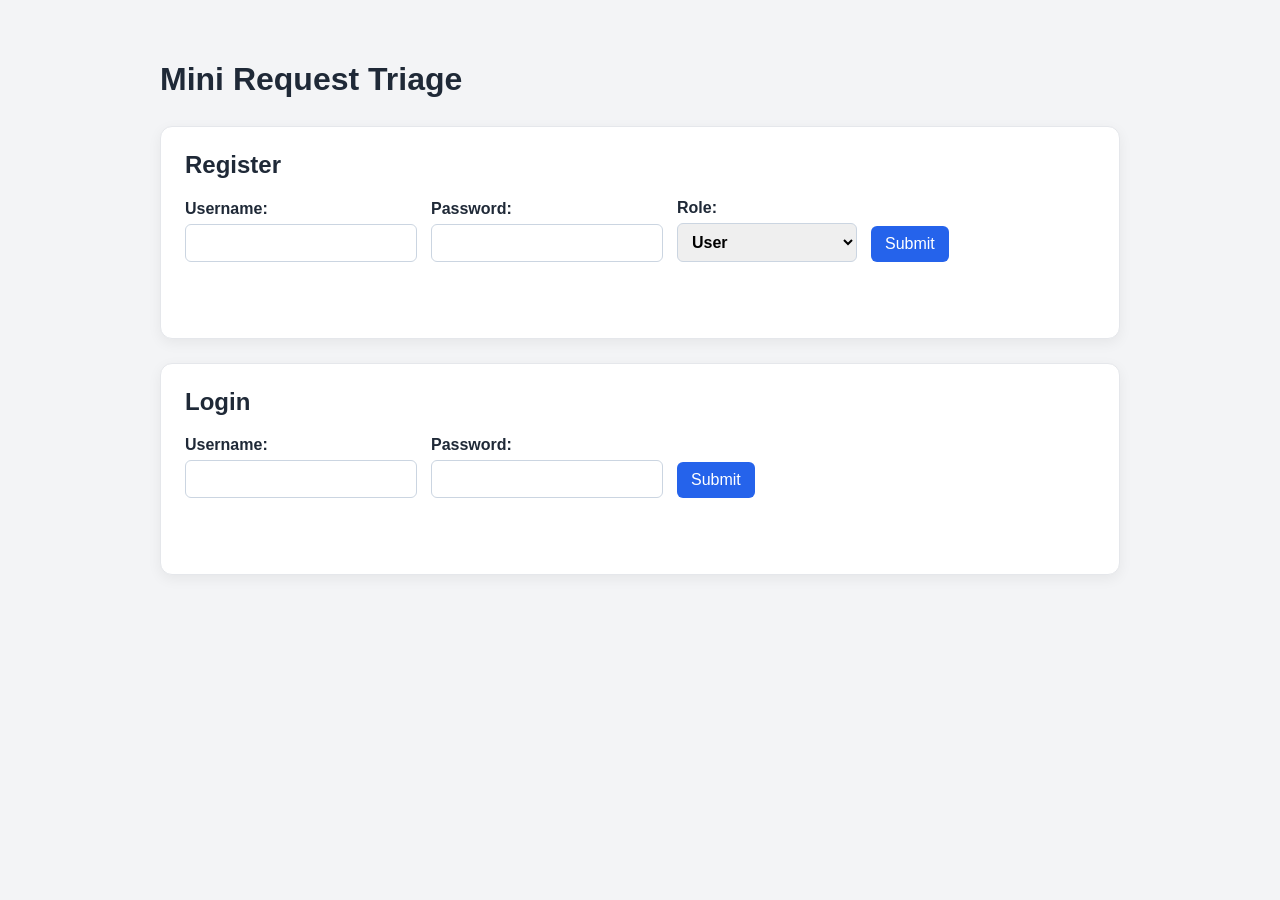
<file: Capstone/frontend/index.html>
<!DOCTYPE html>
<html lang="en">
<head>
    <meta charset="UTF-8">
    <title>Mini Request Triage</title>
    <link rel="stylesheet" href="./styles.css">
</head>
<body>
    <h1>Mini Request Triage</h1>
    <section id="register-section">
        <h2>Register</h2>
        <form id="register-form">
            <label for="register-username">
                Username: 
                <input id="register-username" name="username" type="text" required>
            </label>

            <label for="register-password">
                Password: 
                <input id="register-password" name="password" type="password" required>
            </label>

            <label for="register-role">
                Role: 
                <select id="register-role" name="role">
                <option value="user">User</option>
                <option value="admin">Admin</option>
            </select>
            </label>
            
            <button type="submit">Submit</button>
        </form>
        <p id="register-message"></p>
    </section>

    <section id="login-section">
        <h2>Login</h2>
        <form id="login-form">
            <label for="login-username">
                Username: 
                <input id="login-username" name="username" type="text" required>
            </label>

            <label for="login-password">
                Password: 
                <input id="login-password" name="password" type="password" required>
            </label>

            <button type="submit">Submit</button>
        </form>
        <p id="login-message"></p>
    </section>

    <section id="current-user-section" hidden>
        <h2>Current User</h2>
        <p id="current-user">Not logged in</p>
        <button id="logout-button" type="button">Log out</button>
    </section>

    <section id="create-request-section" hidden>
        <h2>Create Request</h2>
        <form id="create-request-form">
            <label for="request-title">
                Title: 
                <input id="request-title" name="title" type="text" required>
            </label>
            
            <label for="request-description">
                Description: 
                <textarea id="request-description" name="description" required></textarea>
            </label>
            
            <label for="request-category">
                Category : 
                <select id="request-category" name="category">
                    <option value="bug">Bug</option>
                    <option value="feature">Feature</option>
                    <option value="question">Question</option>
                    <option value="billing">Billing</option>
                    <option value="other">Other</option>
                </select>
            </label>
            
            <label for="request-priority">
                Priority : 
                <select id="request-priority" name="priority">
                    <option value="low">Low</option>
                    <option value="medium">Medium</option>
                    <option value="high">High</option>
                </select>
            </label>
            
            <button type="submit">Submit</button>
        </form>

        <p id="create-request-message"></p>
    </section>

    <section id="request-list-section" hidden>
        <h2>My Request</h2>
        
        <div>
        <label for="status-filter">
            Status: 
            <select id="status-filter">
                <option value="">All</option>
                <option value="open">Open</option>
                <option value="in_progress">In Progress</option>
                <option value="closed">Closed</option>
            </select>
        </label>
        

        <label for="priority-filter">
            Priority: 
            <select id="priority-filter">
                <option value="">All</option>
                <option value="low">Low</option>
                <option value="medium">Medium</option>
                <option value="high">High</option>
            </select>
        </label>
        
        <button id="filter-button" type="button">Filter</button>
        </div>

        <p id="request-list-message"></p>
        <div id="request-list"></div>
    </section>

    <section id="admin-section" hidden>
        <h2>Admin Panel</h2>

        <button id="load-admin-users-button" type="button">
            Load All Users
        </button>

        <button id="load-admin-requests-button" type="button">
            Load All Requests
        </button>

        <p id="admin-message"></p>
        <div id="admin-results"></div>
    </section>

    <script src="./app.js"></script>
</body>
</html>
</file>
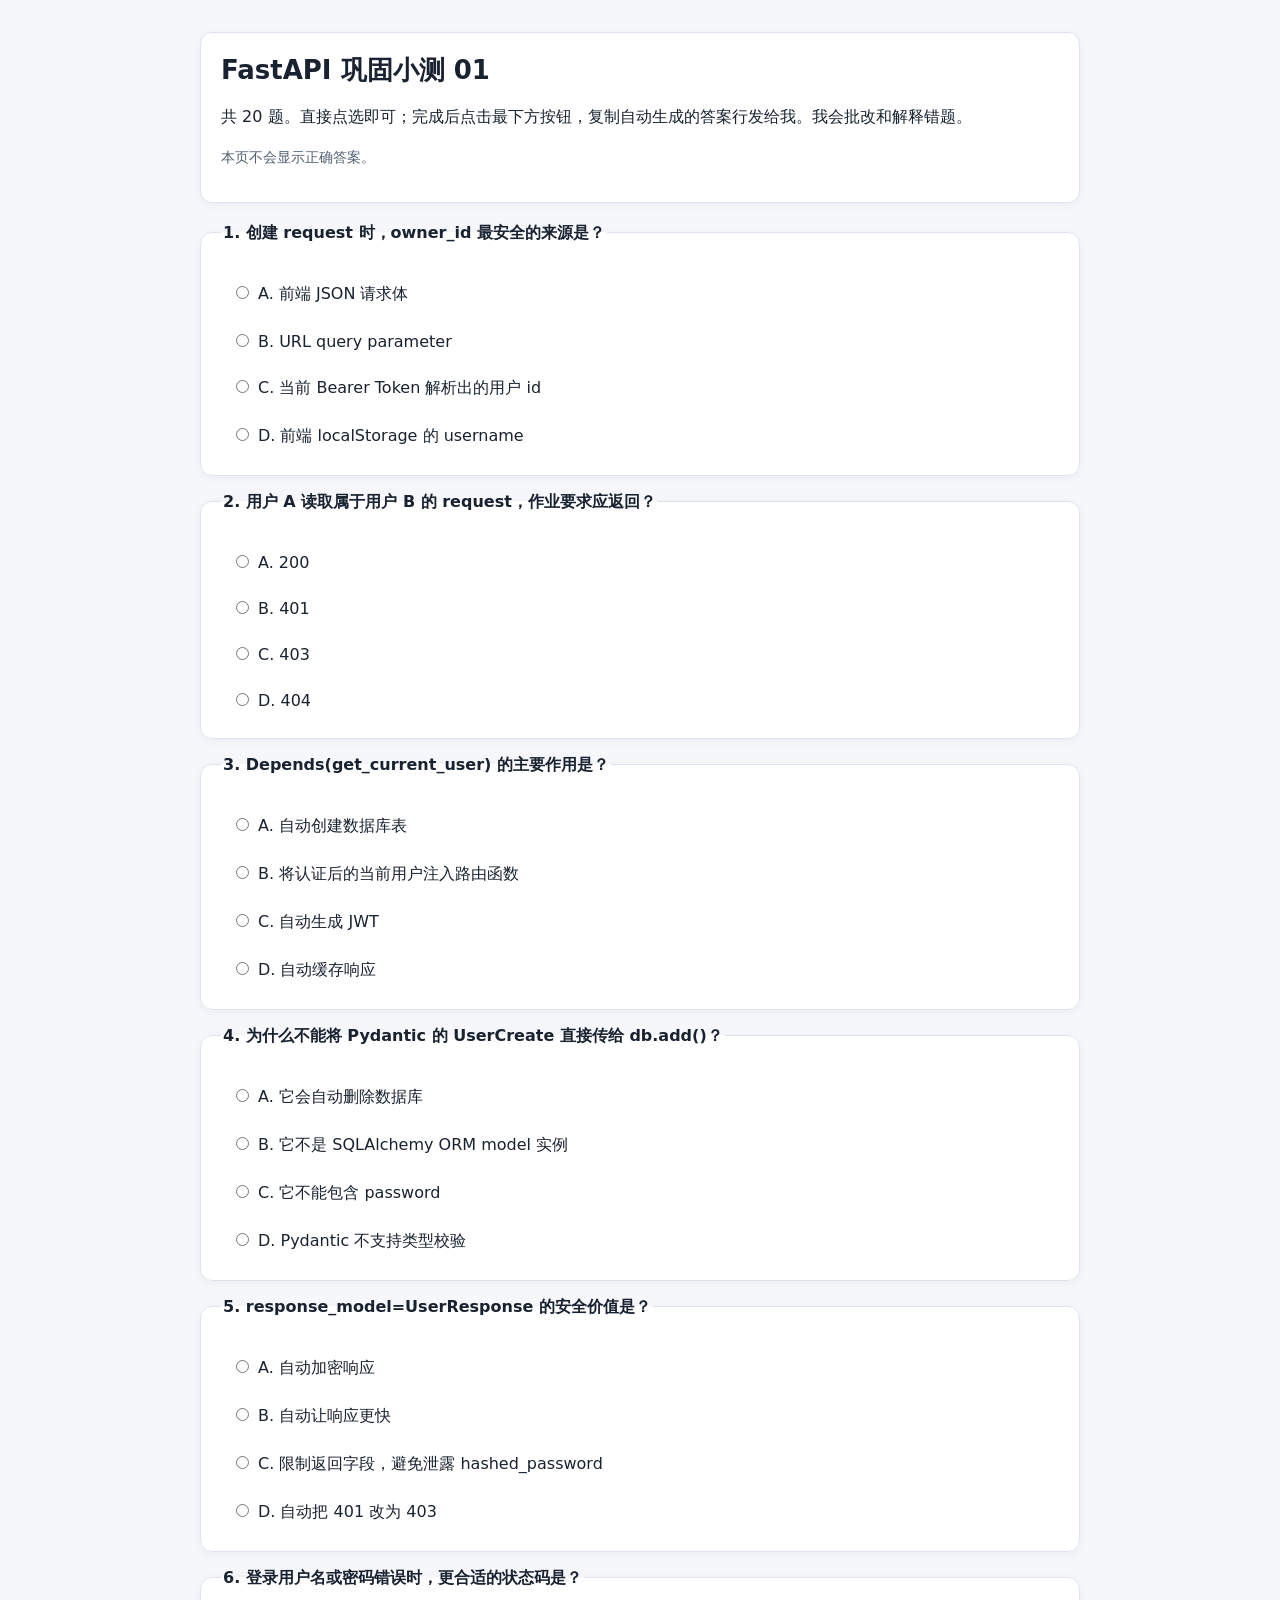
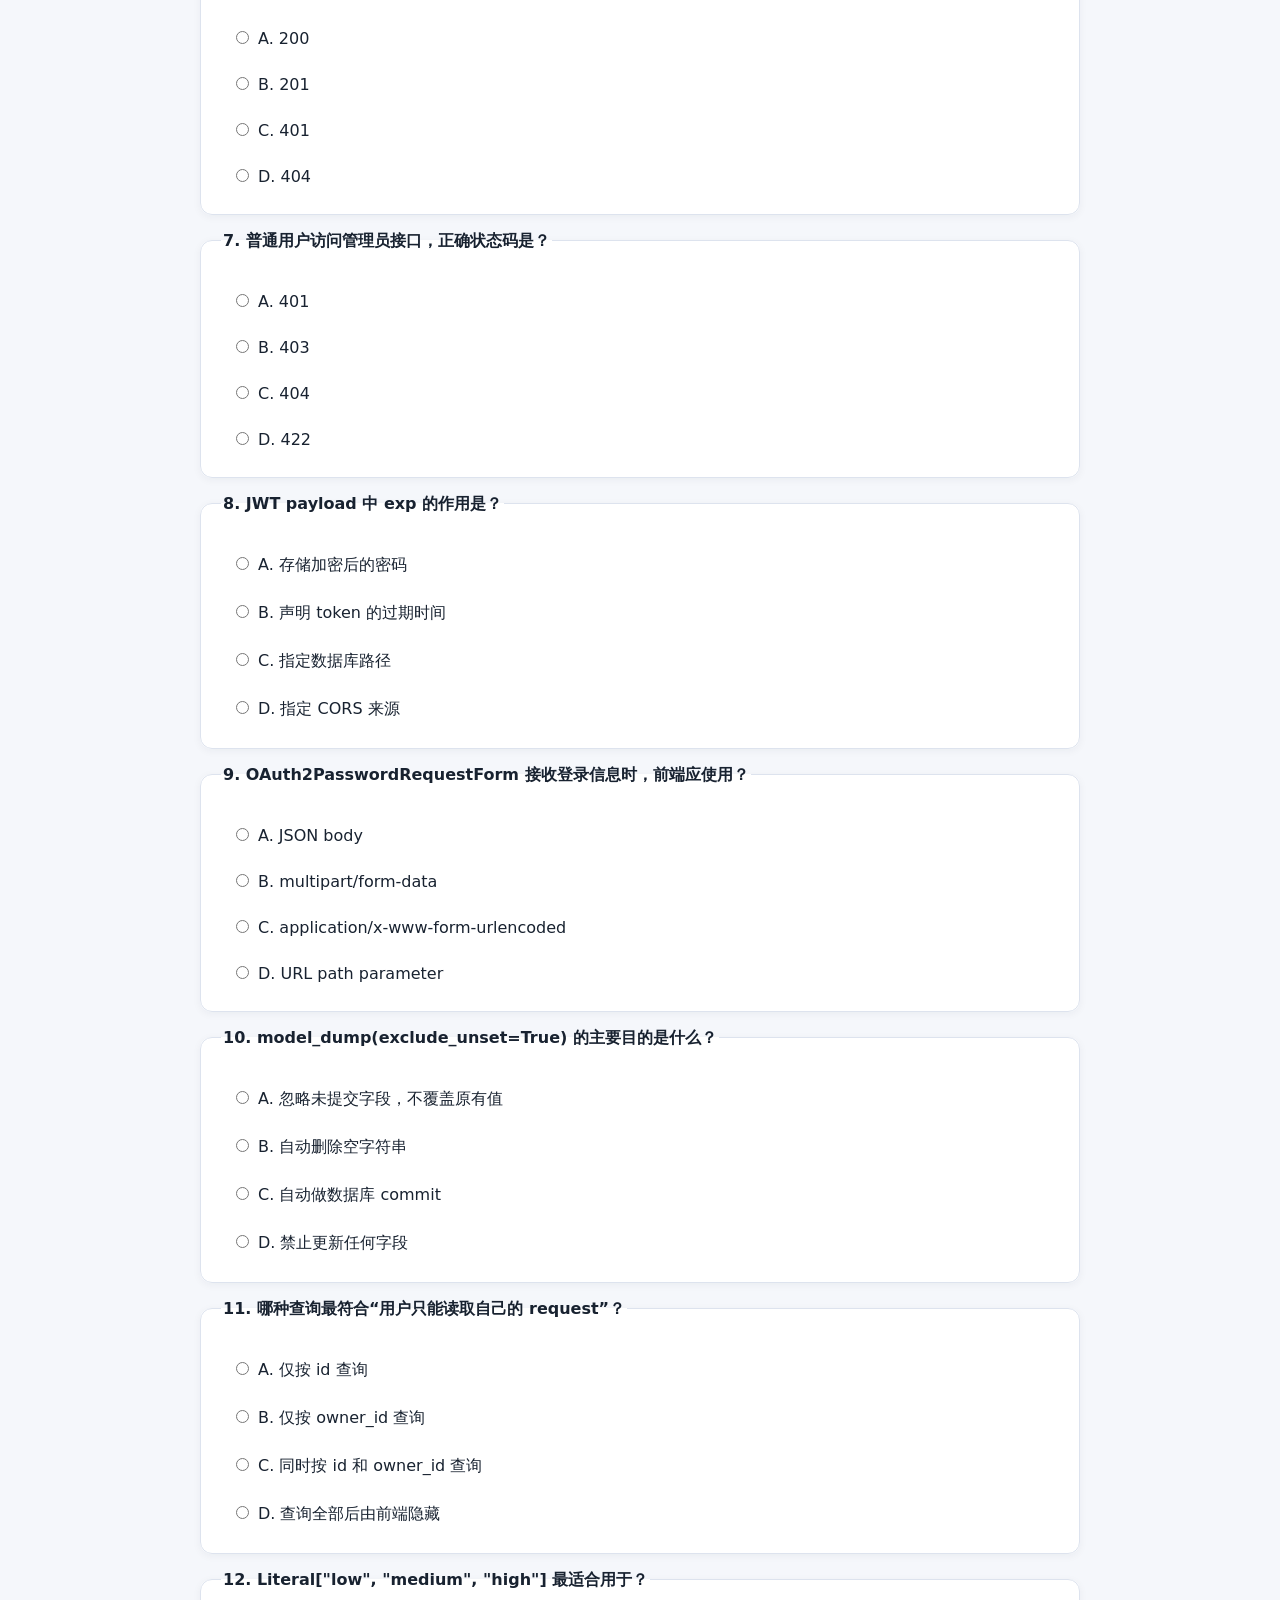
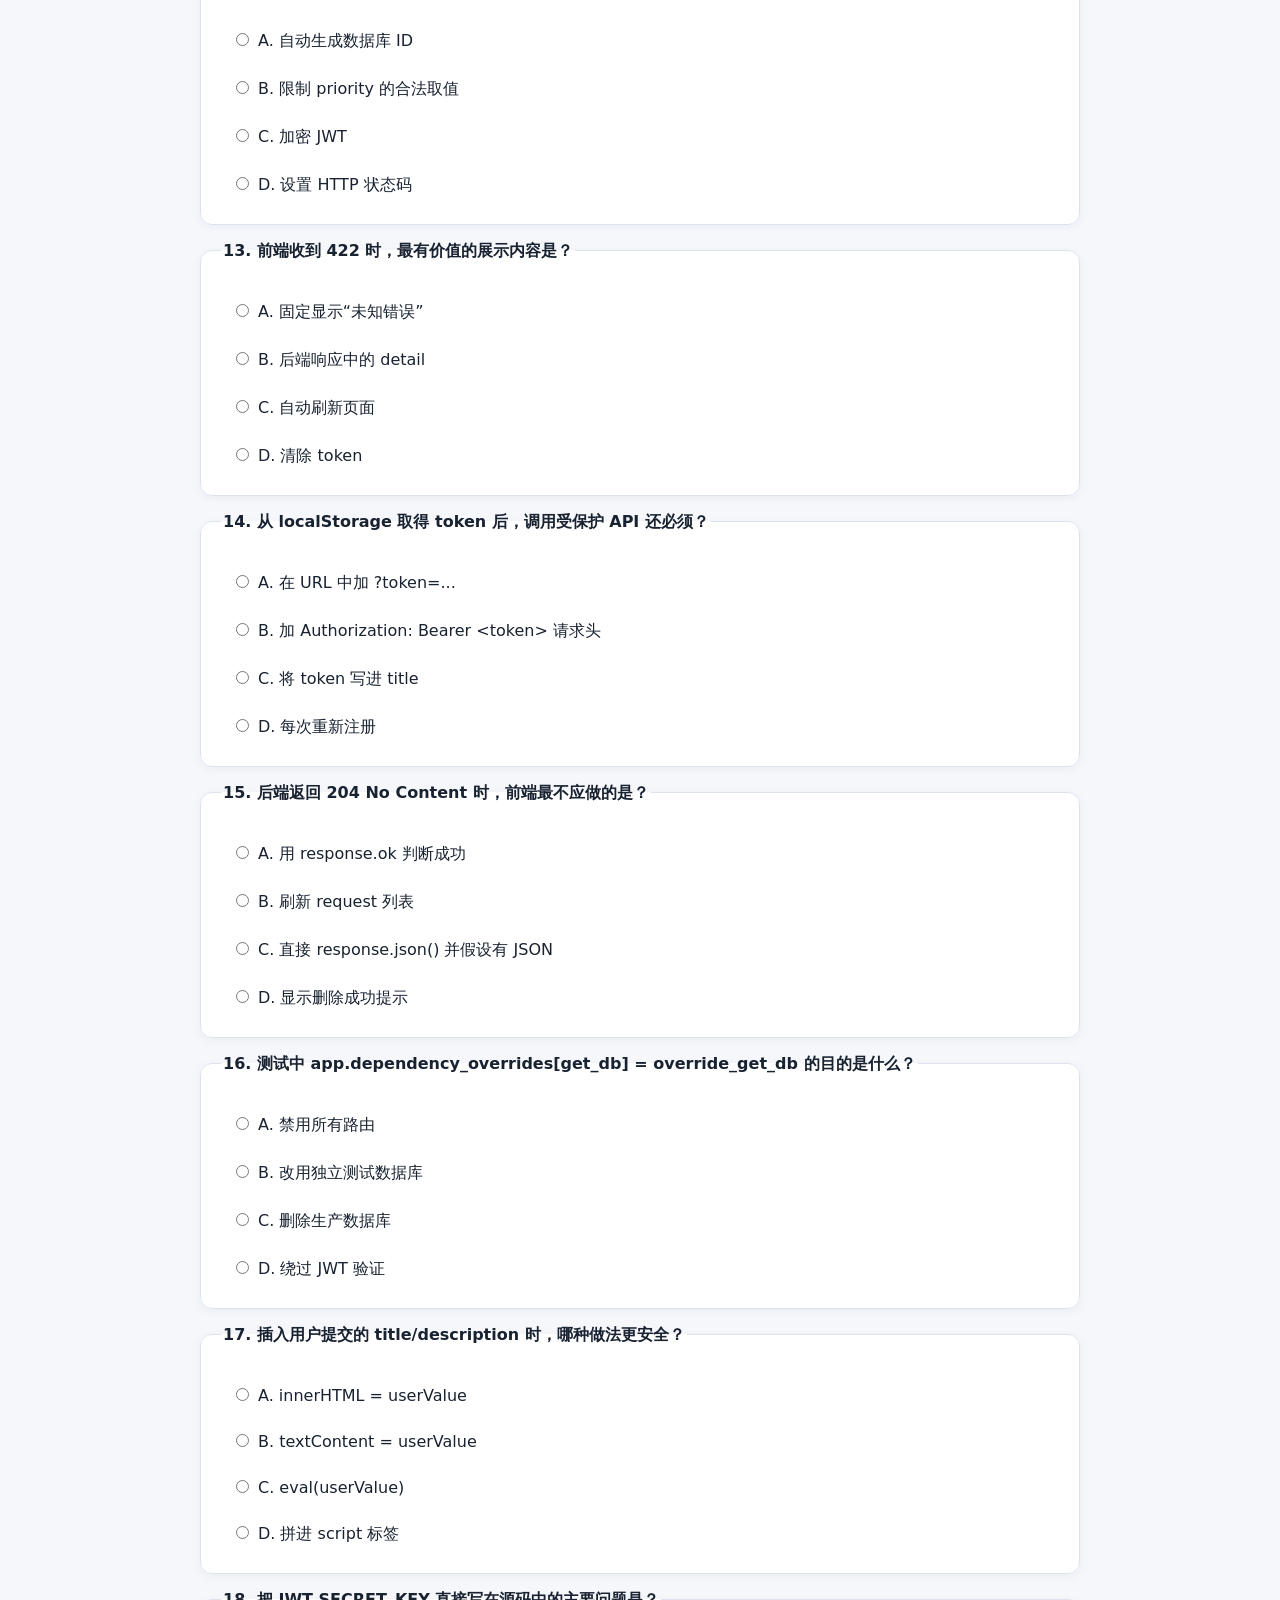
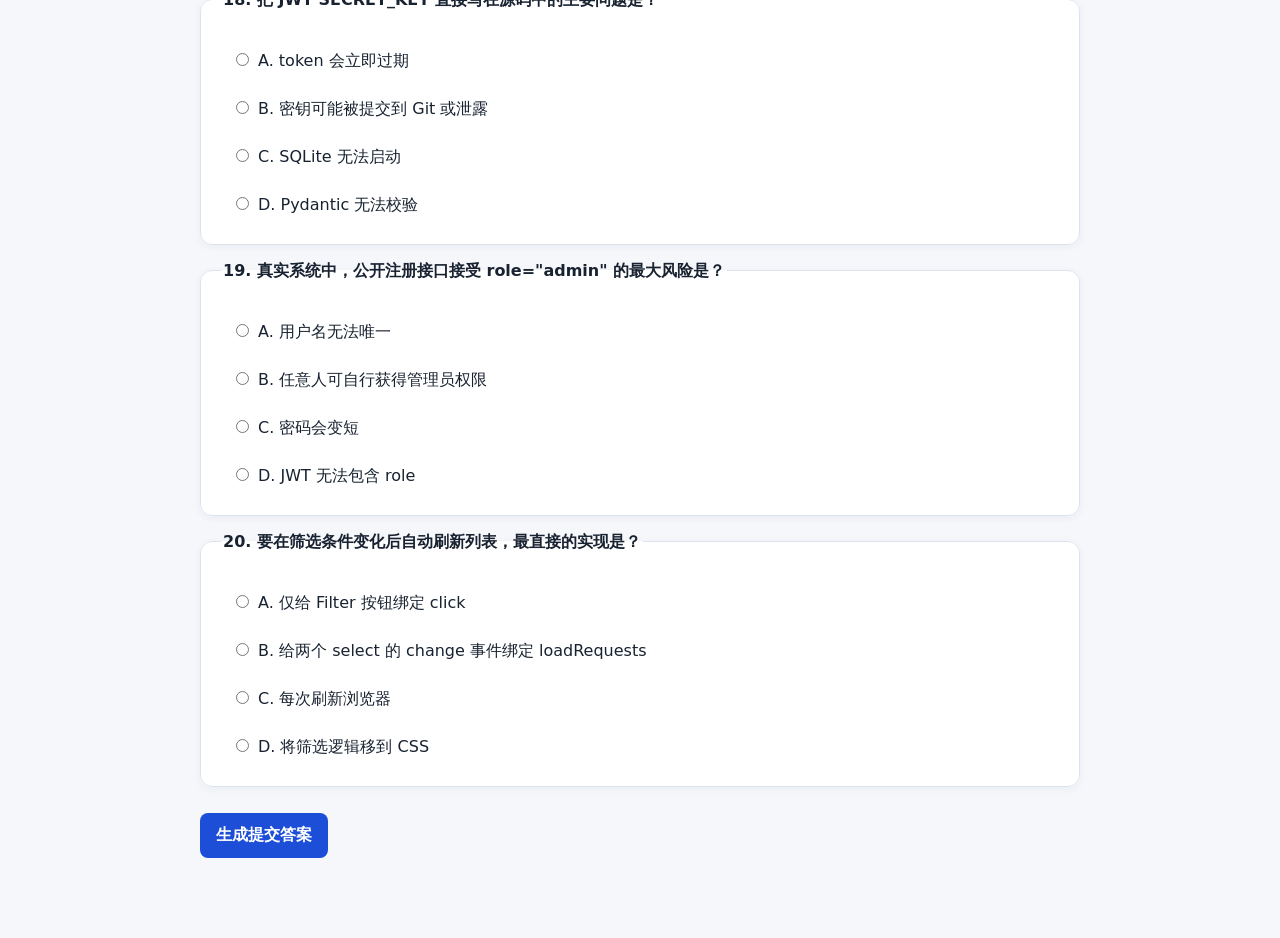
<file: Capstone/fastapi_review_quiz_01.html>
<!doctype html>
<html lang="zh-CN">
<head>
  <meta charset="utf-8">
  <meta name="viewport" content="width=device-width, initial-scale=1">
  <title>FastAPI 巩固小测 01</title>
  <style>
    :root { font-family: system-ui, -apple-system, "Segoe UI", sans-serif; color: #182230; background: #f5f7fb; }
    body { margin: 0; }
    main { max-width: 880px; margin: 32px auto; padding: 0 18px 48px; }
    header, .question, #result { background: #fff; border: 1px solid #dde3ee; border-radius: 12px; padding: 20px; box-shadow: 0 2px 8px #1720330d; }
    header { margin-bottom: 18px; }
    h1 { margin: 0 0 8px; font-size: 26px; }
    p { line-height: 1.6; }
    .question { margin: 14px 0; }
    .question legend { font-weight: 700; line-height: 1.5; }
    label { display: block; margin-top: 10px; padding: 8px 10px; border-radius: 7px; cursor: pointer; }
    label:hover { background: #f2f6ff; }
    input { margin-right: 9px; }
    button { margin-top: 12px; border: 0; border-radius: 8px; padding: 12px 16px; background: #1d4ed8; color: #fff; font: inherit; font-weight: 700; cursor: pointer; }
    button:hover { background: #1e40af; }
    #result { display: none; margin-top: 22px; border-color: #b8cdfa; background: #eff5ff; }
    textarea { width: 100%; min-height: 64px; margin-top: 8px; box-sizing: border-box; padding: 10px; font: inherit; }
    .hint { color: #526174; font-size: 14px; }
  </style>
</head>
<body>
  <main>
    <header>
      <h1>FastAPI 巩固小测 01</h1>
      <p>共 20 题。直接点选即可；完成后点击最下方按钮，复制自动生成的答案行发给我。我会批改和解释错题。</p>
      <p class="hint">本页不会显示正确答案。</p>
    </header>

    <form id="quiz">
      <fieldset class="question"><legend>1. 创建 request 时，owner_id 最安全的来源是？</legend><label><input type="radio" name="q1" value="A">A. 前端 JSON 请求体</label><label><input type="radio" name="q1" value="B">B. URL query parameter</label><label><input type="radio" name="q1" value="C">C. 当前 Bearer Token 解析出的用户 id</label><label><input type="radio" name="q1" value="D">D. 前端 localStorage 的 username</label></fieldset>
      <fieldset class="question"><legend>2. 用户 A 读取属于用户 B 的 request，作业要求应返回？</legend><label><input type="radio" name="q2" value="A">A. 200</label><label><input type="radio" name="q2" value="B">B. 401</label><label><input type="radio" name="q2" value="C">C. 403</label><label><input type="radio" name="q2" value="D">D. 404</label></fieldset>
      <fieldset class="question"><legend>3. Depends(get_current_user) 的主要作用是？</legend><label><input type="radio" name="q3" value="A">A. 自动创建数据库表</label><label><input type="radio" name="q3" value="B">B. 将认证后的当前用户注入路由函数</label><label><input type="radio" name="q3" value="C">C. 自动生成 JWT</label><label><input type="radio" name="q3" value="D">D. 自动缓存响应</label></fieldset>
      <fieldset class="question"><legend>4. 为什么不能将 Pydantic 的 UserCreate 直接传给 db.add()？</legend><label><input type="radio" name="q4" value="A">A. 它会自动删除数据库</label><label><input type="radio" name="q4" value="B">B. 它不是 SQLAlchemy ORM model 实例</label><label><input type="radio" name="q4" value="C">C. 它不能包含 password</label><label><input type="radio" name="q4" value="D">D. Pydantic 不支持类型校验</label></fieldset>
      <fieldset class="question"><legend>5. response_model=UserResponse 的安全价值是？</legend><label><input type="radio" name="q5" value="A">A. 自动加密响应</label><label><input type="radio" name="q5" value="B">B. 自动让响应更快</label><label><input type="radio" name="q5" value="C">C. 限制返回字段，避免泄露 hashed_password</label><label><input type="radio" name="q5" value="D">D. 自动把 401 改为 403</label></fieldset>
      <fieldset class="question"><legend>6. 登录用户名或密码错误时，更合适的状态码是？</legend><label><input type="radio" name="q6" value="A">A. 200</label><label><input type="radio" name="q6" value="B">B. 201</label><label><input type="radio" name="q6" value="C">C. 401</label><label><input type="radio" name="q6" value="D">D. 404</label></fieldset>
      <fieldset class="question"><legend>7. 普通用户访问管理员接口，正确状态码是？</legend><label><input type="radio" name="q7" value="A">A. 401</label><label><input type="radio" name="q7" value="B">B. 403</label><label><input type="radio" name="q7" value="C">C. 404</label><label><input type="radio" name="q7" value="D">D. 422</label></fieldset>
      <fieldset class="question"><legend>8. JWT payload 中 exp 的作用是？</legend><label><input type="radio" name="q8" value="A">A. 存储加密后的密码</label><label><input type="radio" name="q8" value="B">B. 声明 token 的过期时间</label><label><input type="radio" name="q8" value="C">C. 指定数据库路径</label><label><input type="radio" name="q8" value="D">D. 指定 CORS 来源</label></fieldset>
      <fieldset class="question"><legend>9. OAuth2PasswordRequestForm 接收登录信息时，前端应使用？</legend><label><input type="radio" name="q9" value="A">A. JSON body</label><label><input type="radio" name="q9" value="B">B. multipart/form-data</label><label><input type="radio" name="q9" value="C">C. application/x-www-form-urlencoded</label><label><input type="radio" name="q9" value="D">D. URL path parameter</label></fieldset>
      <fieldset class="question"><legend>10. model_dump(exclude_unset=True) 的主要目的是什么？</legend><label><input type="radio" name="q10" value="A">A. 忽略未提交字段，不覆盖原有值</label><label><input type="radio" name="q10" value="B">B. 自动删除空字符串</label><label><input type="radio" name="q10" value="C">C. 自动做数据库 commit</label><label><input type="radio" name="q10" value="D">D. 禁止更新任何字段</label></fieldset>
      <fieldset class="question"><legend>11. 哪种查询最符合“用户只能读取自己的 request”？</legend><label><input type="radio" name="q11" value="A">A. 仅按 id 查询</label><label><input type="radio" name="q11" value="B">B. 仅按 owner_id 查询</label><label><input type="radio" name="q11" value="C">C. 同时按 id 和 owner_id 查询</label><label><input type="radio" name="q11" value="D">D. 查询全部后由前端隐藏</label></fieldset>
      <fieldset class="question"><legend>12. Literal[&quot;low&quot;, &quot;medium&quot;, &quot;high&quot;] 最适合用于？</legend><label><input type="radio" name="q12" value="A">A. 自动生成数据库 ID</label><label><input type="radio" name="q12" value="B">B. 限制 priority 的合法取值</label><label><input type="radio" name="q12" value="C">C. 加密 JWT</label><label><input type="radio" name="q12" value="D">D. 设置 HTTP 状态码</label></fieldset>
      <fieldset class="question"><legend>13. 前端收到 422 时，最有价值的展示内容是？</legend><label><input type="radio" name="q13" value="A">A. 固定显示“未知错误”</label><label><input type="radio" name="q13" value="B">B. 后端响应中的 detail</label><label><input type="radio" name="q13" value="C">C. 自动刷新页面</label><label><input type="radio" name="q13" value="D">D. 清除 token</label></fieldset>
      <fieldset class="question"><legend>14. 从 localStorage 取得 token 后，调用受保护 API 还必须？</legend><label><input type="radio" name="q14" value="A">A. 在 URL 中加 ?token=...</label><label><input type="radio" name="q14" value="B">B. 加 Authorization: Bearer &lt;token&gt; 请求头</label><label><input type="radio" name="q14" value="C">C. 将 token 写进 title</label><label><input type="radio" name="q14" value="D">D. 每次重新注册</label></fieldset>
      <fieldset class="question"><legend>15. 后端返回 204 No Content 时，前端最不应做的是？</legend><label><input type="radio" name="q15" value="A">A. 用 response.ok 判断成功</label><label><input type="radio" name="q15" value="B">B. 刷新 request 列表</label><label><input type="radio" name="q15" value="C">C. 直接 response.json() 并假设有 JSON</label><label><input type="radio" name="q15" value="D">D. 显示删除成功提示</label></fieldset>
      <fieldset class="question"><legend>16. 测试中 app.dependency_overrides[get_db] = override_get_db 的目的是什么？</legend><label><input type="radio" name="q16" value="A">A. 禁用所有路由</label><label><input type="radio" name="q16" value="B">B. 改用独立测试数据库</label><label><input type="radio" name="q16" value="C">C. 删除生产数据库</label><label><input type="radio" name="q16" value="D">D. 绕过 JWT 验证</label></fieldset>
      <fieldset class="question"><legend>17. 插入用户提交的 title/description 时，哪种做法更安全？</legend><label><input type="radio" name="q17" value="A">A. innerHTML = userValue</label><label><input type="radio" name="q17" value="B">B. textContent = userValue</label><label><input type="radio" name="q17" value="C">C. eval(userValue)</label><label><input type="radio" name="q17" value="D">D. 拼进 script 标签</label></fieldset>
      <fieldset class="question"><legend>18. 把 JWT SECRET_KEY 直接写在源码中的主要问题是？</legend><label><input type="radio" name="q18" value="A">A. token 会立即过期</label><label><input type="radio" name="q18" value="B">B. 密钥可能被提交到 Git 或泄露</label><label><input type="radio" name="q18" value="C">C. SQLite 无法启动</label><label><input type="radio" name="q18" value="D">D. Pydantic 无法校验</label></fieldset>
      <fieldset class="question"><legend>19. 真实系统中，公开注册接口接受 role=&quot;admin&quot; 的最大风险是？</legend><label><input type="radio" name="q19" value="A">A. 用户名无法唯一</label><label><input type="radio" name="q19" value="B">B. 任意人可自行获得管理员权限</label><label><input type="radio" name="q19" value="C">C. 密码会变短</label><label><input type="radio" name="q19" value="D">D. JWT 无法包含 role</label></fieldset>
      <fieldset class="question"><legend>20. 要在筛选条件变化后自动刷新列表，最直接的实现是？</legend><label><input type="radio" name="q20" value="A">A. 仅给 Filter 按钮绑定 click</label><label><input type="radio" name="q20" value="B">B. 给两个 select 的 change 事件绑定 loadRequests</label><label><input type="radio" name="q20" value="C">C. 每次刷新浏览器</label><label><input type="radio" name="q20" value="D">D. 将筛选逻辑移到 CSS</label></fieldset>

      <button type="submit">生成提交答案</button>
    </form>

    <section id="result" aria-live="polite">
      <strong id="summary"></strong>
      <p>复制下面这一行，直接发回当前对话：</p>
      <textarea id="answers" readonly></textarea>
    </section>
  </main>
  <script>
    document.getElementById('quiz').addEventListener('submit', function (event) {
      event.preventDefault();
      const answers = [];
      let unanswered = 0;
      for (let number = 1; number <= 20; number += 1) {
        const choice = document.querySelector(`input[name="q${number}"]:checked`);
        if (choice) answers.push(`${number}${choice.value}`);
        else { answers.push(`${number}?`); unanswered += 1; }
      }
      document.getElementById('summary').textContent = unanswered
        ? `还有 ${unanswered} 题未选；你也可以先提交，我会只批改已作答的题目。`
        : '已完成全部 20 题。';
      const output = document.getElementById('answers');
      output.value = answers.join(' ');
      document.getElementById('result').style.display = 'block';
      output.focus();
      output.select();
    });
  </script>
</body>
</html>
</file>
<file: Capstone/frontend/styles.css>
* {
    box-sizing: border-box;
}

body {
    margin: 0;
    padding: 40px 20px;
    background: #f3f4f6;
    color: #1f2937;
    font-family: Arial, Helvetica, sans-serif;
}

body > h1,
body > section {
    width: min(960px, 100%);
    margin-left: auto;
    margin-right: auto;
}

h1 {
    margin-bottom: 28px;
}

section {
    margin-bottom: 24px;
    padding: 24px;
    background: #ffffff;
    border: 1px solid #e5e7eb;
    border-radius: 12px;
    box-shadow: 0 4px 14px rgba(0, 0, 0, 0.06);
}

h2 {
    margin-top: 0;
}

form {
    display: flex;
    flex-wrap: wrap;
    align-items: end;
    gap: 14px;
}

label {
    display: flex;
    flex-direction: column;
    gap: 6px;
    font-weight: 600;
}

input,
textarea,
select {
    min-width: 180px;
    padding: 9px 10px;
    border: 1px solid #cbd5e1;
    border-radius: 6px;
    font: inherit;
}

textarea {
    min-height: 90px;
    resize: vertical;
}

button {
    padding: 9px 14px;
    border: none;
    border-radius: 6px;
    background: #2563eb;
    color: white;
    font: inherit;
    cursor: pointer;
}

button:hover {
    opacity: 0.86;
}

.secondary-button {
    background: #64748b;
}

.danger-button {
    background: #dc2626;
}

.primary-button {
    background: #2563eb;
}

.request-card,
.admin-user-card {
    margin-top: 16px;
    padding: 18px;
    background: #f8fafc;
    border: 1px solid #dbe2ea;
    border-radius: 10px;
}

.request-card button {
    margin-right: 8px;
}

.request-edit {
    display: flex;
    flex-wrap: wrap;
    align-items: end;
    gap: 12px;
}

#request-list-section > div:first-of-type {
    display: flex;
    flex-wrap: wrap;
    align-items: end;
    gap: 12px;
}

p[id$="-message"] {
    min-height: 20px;
    color: #475569;
}

[hidden] {
    display: none !important;
}

@media (max-width: 640px) {
    body {
        padding: 20px 12px;
    }

    section {
        padding: 18px;
    }

    form,
    .request-edit {
        flex-direction: column;
        align-items: stretch;
    }

    input,
    textarea,
    select {
        width: 100%;
    }
}
</file>
